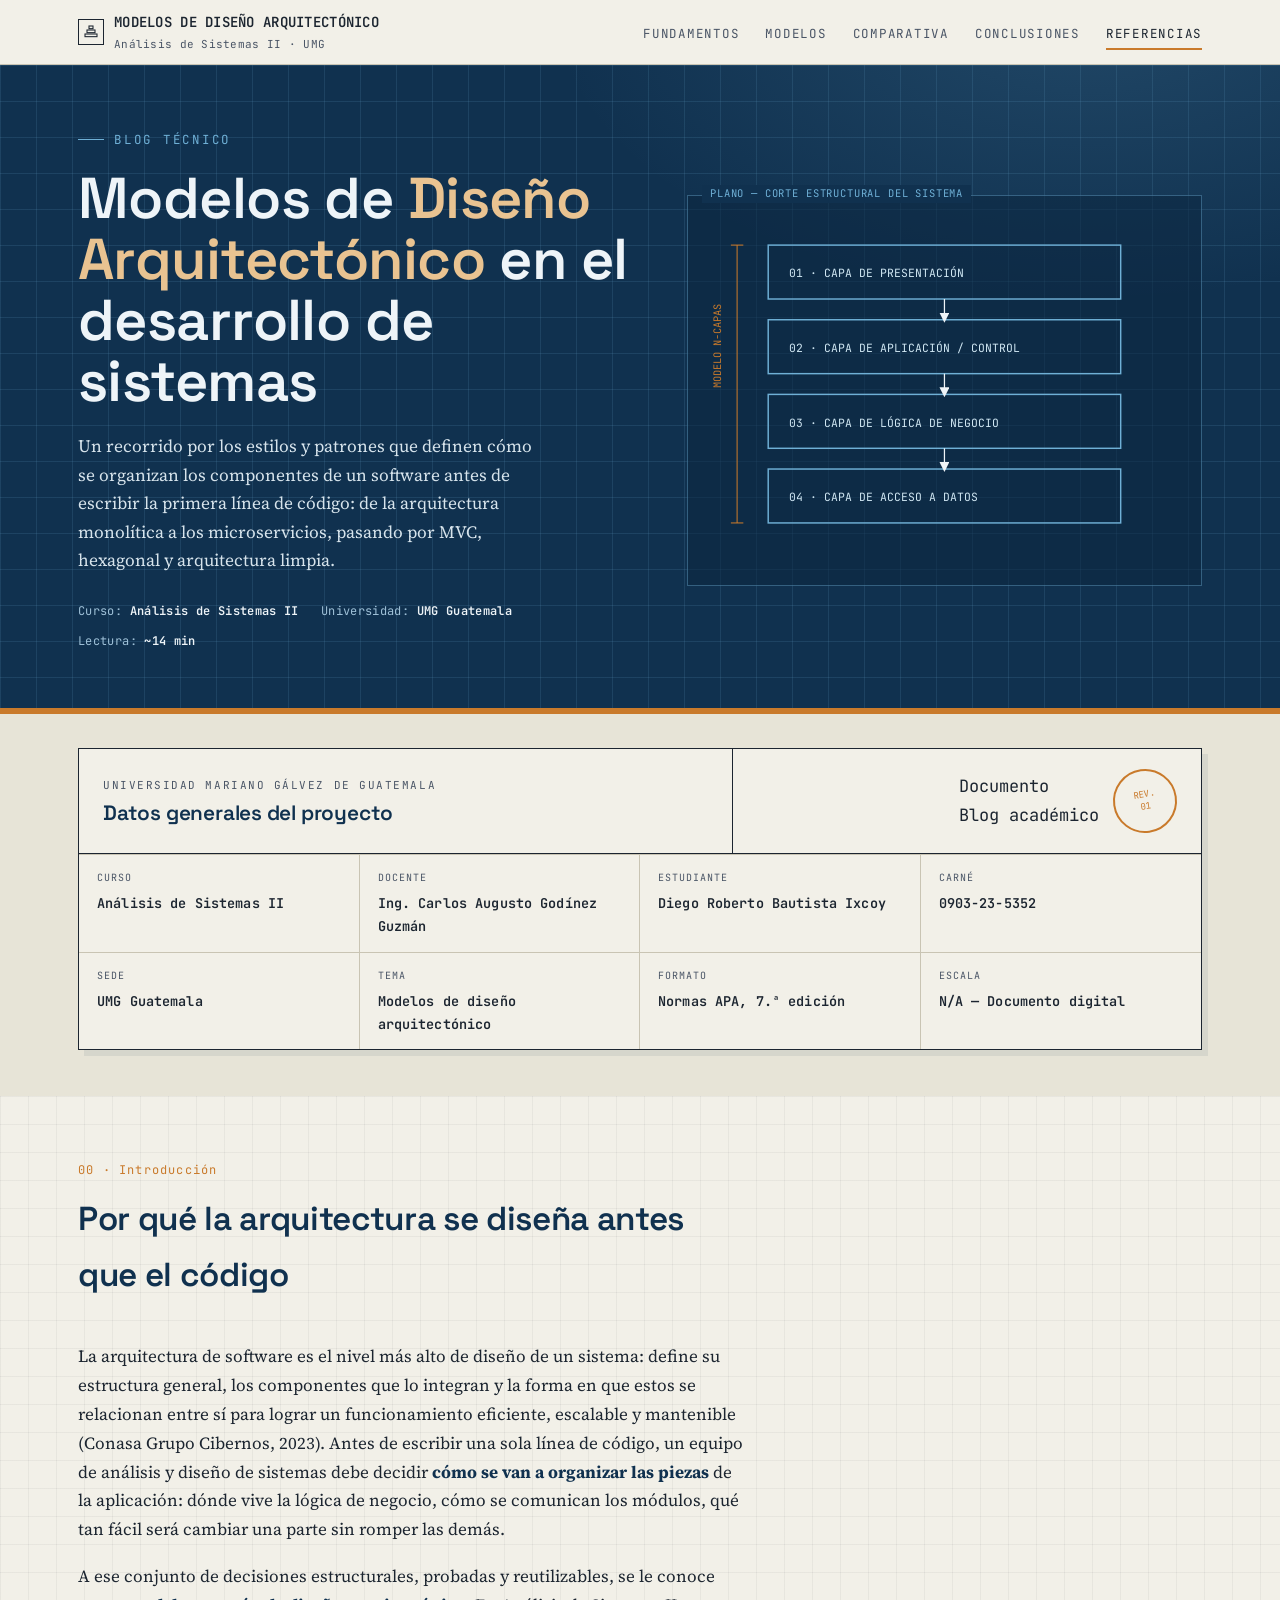
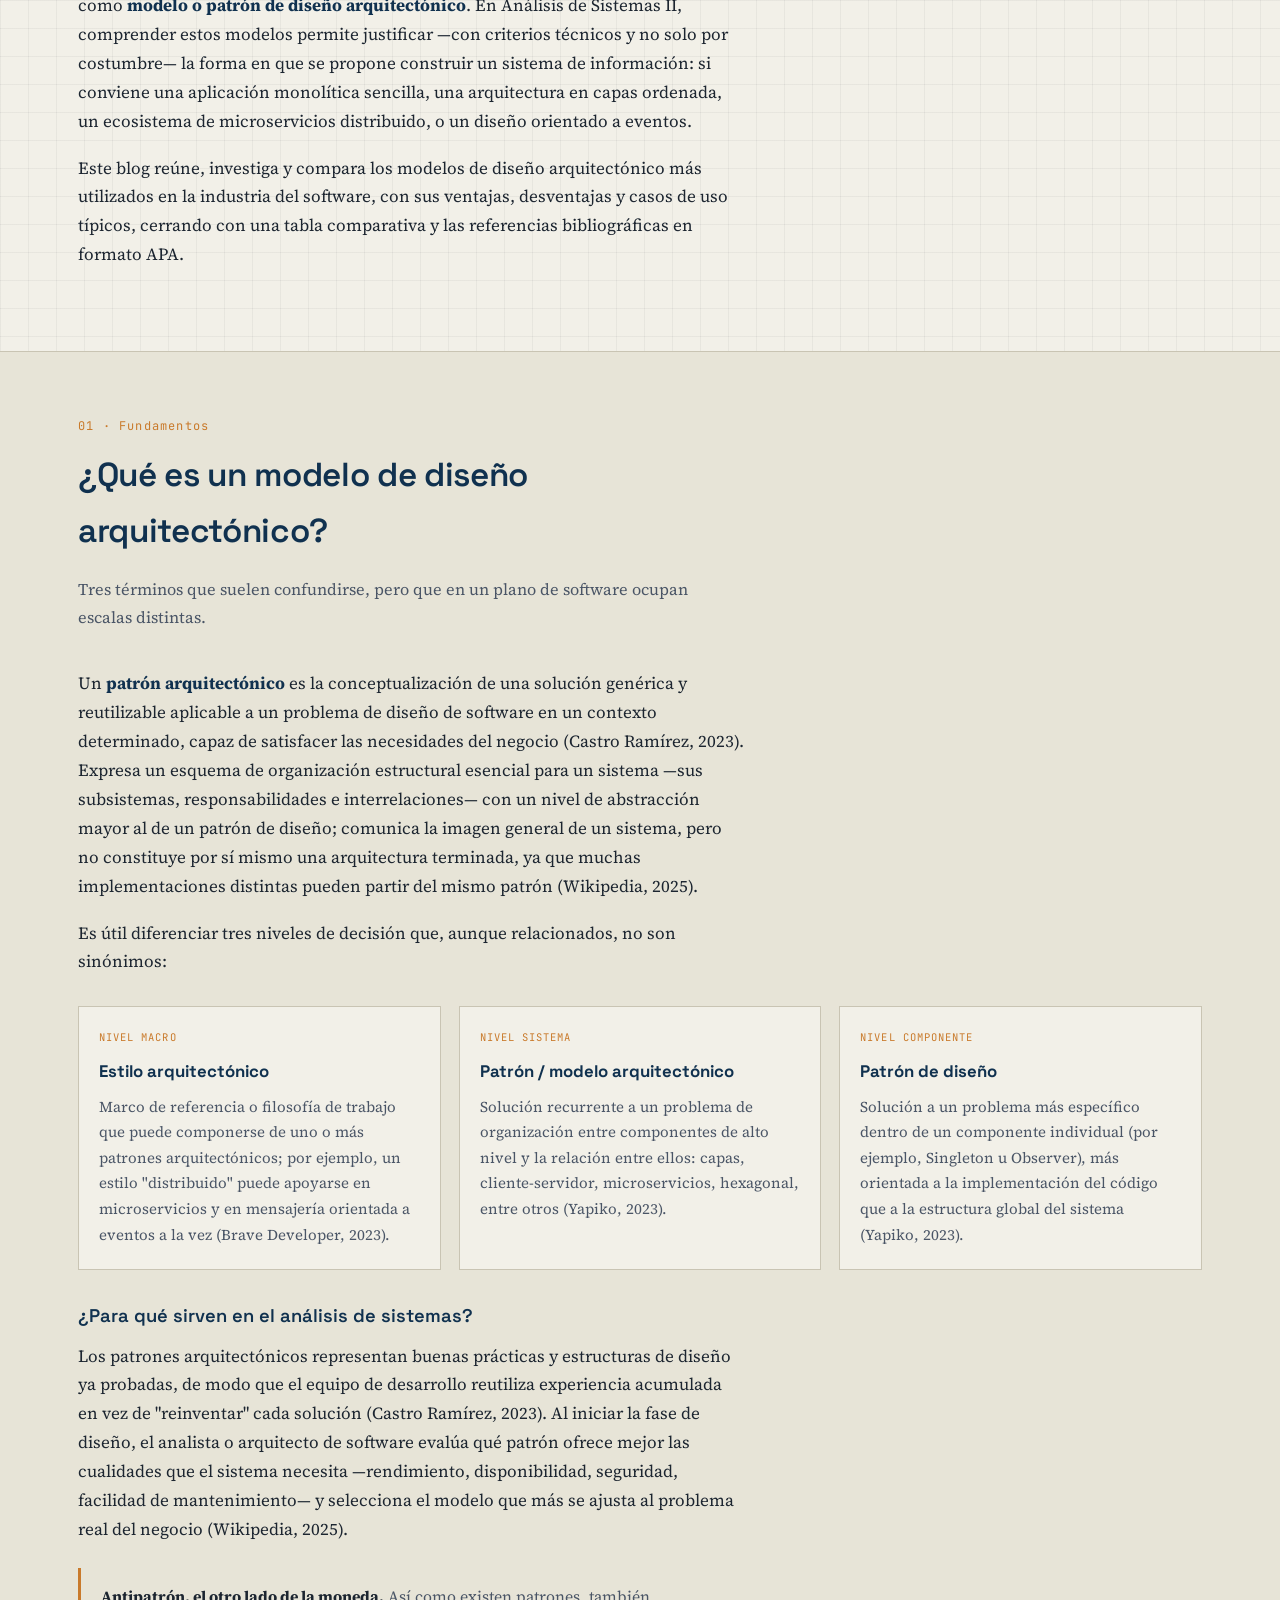
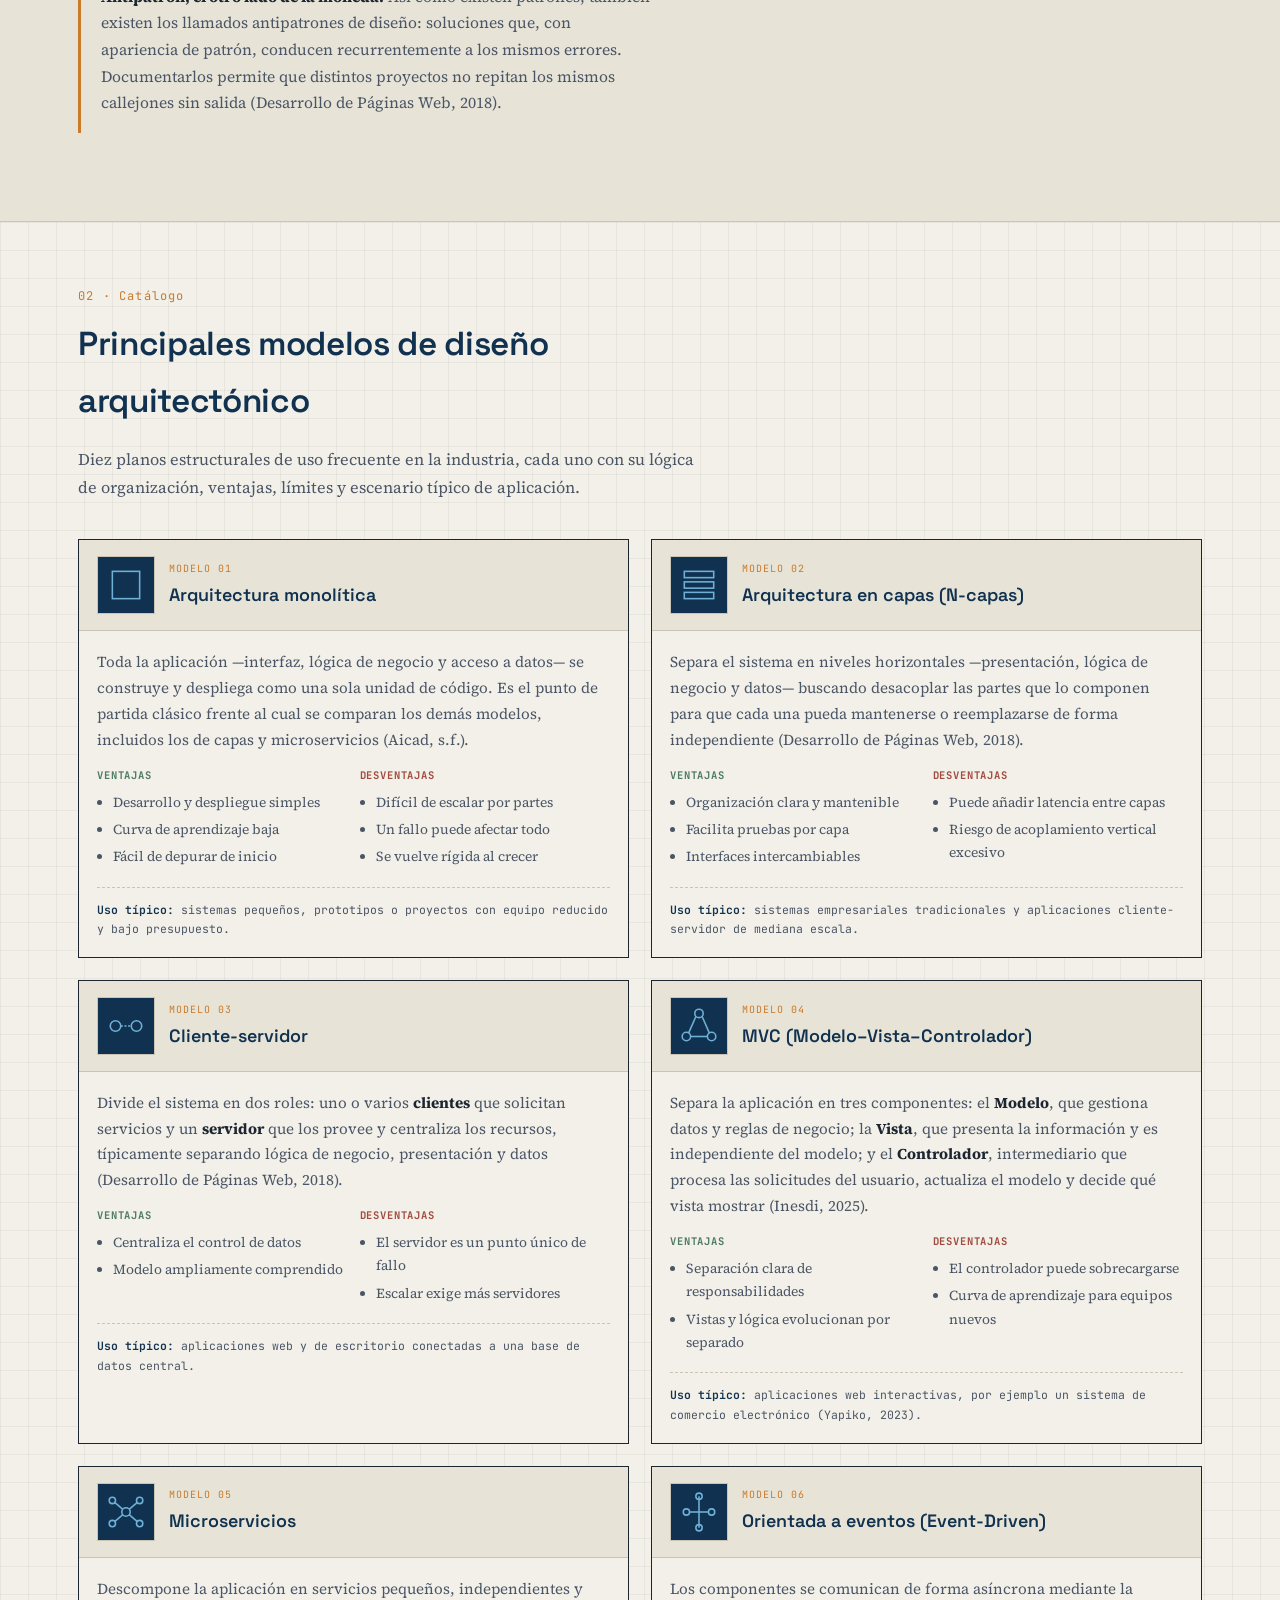
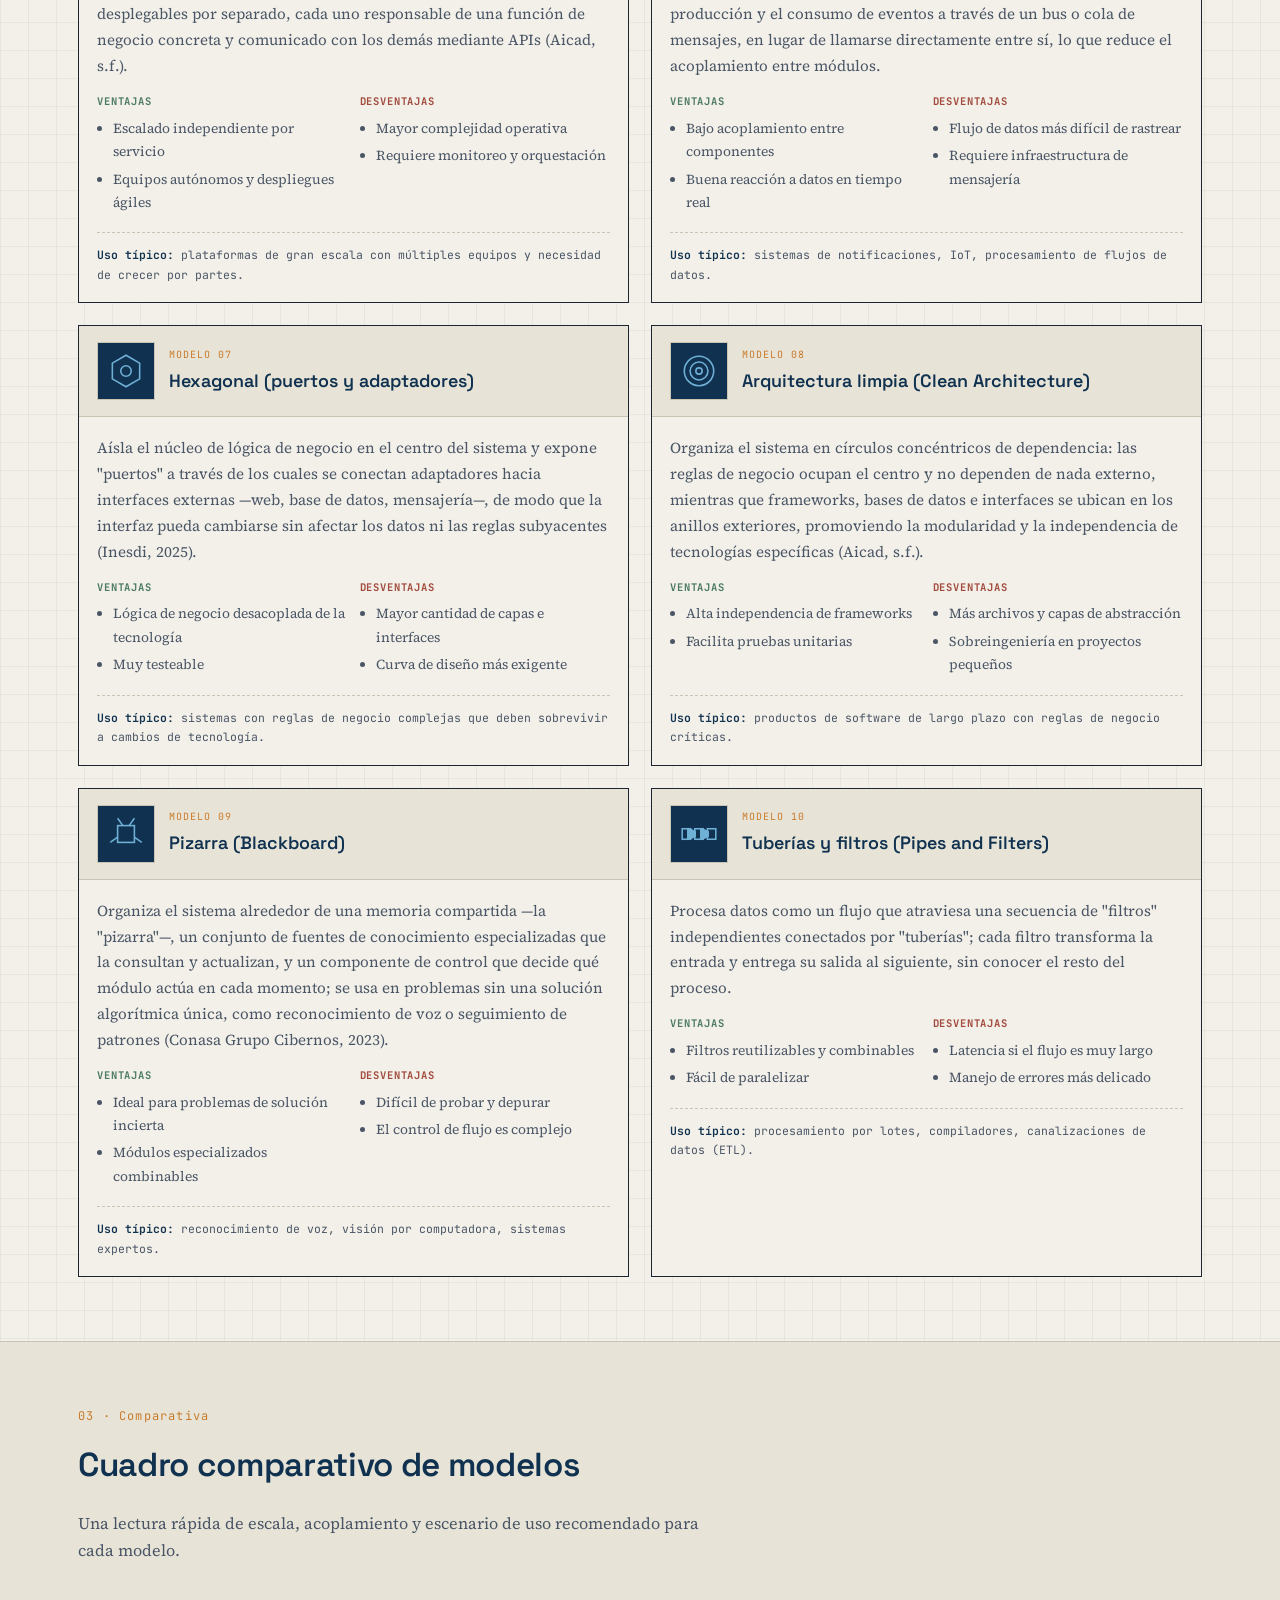
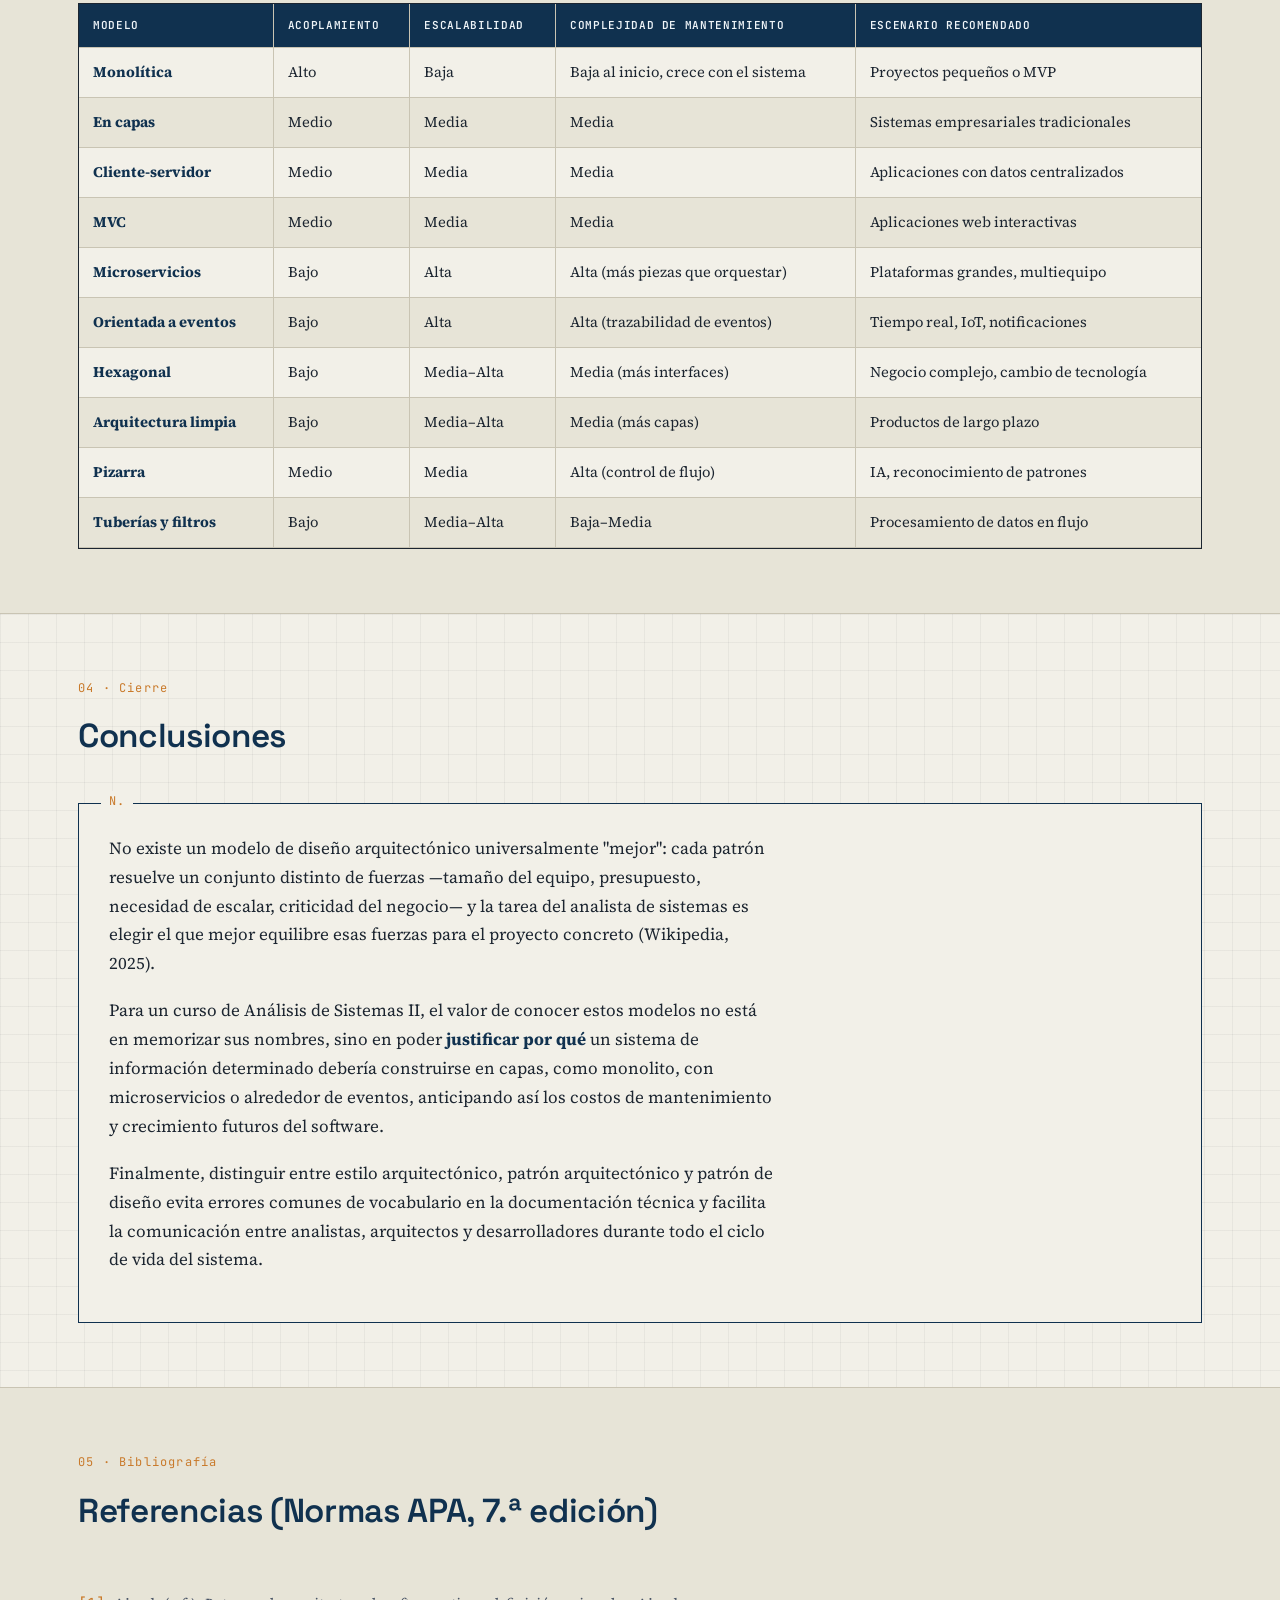
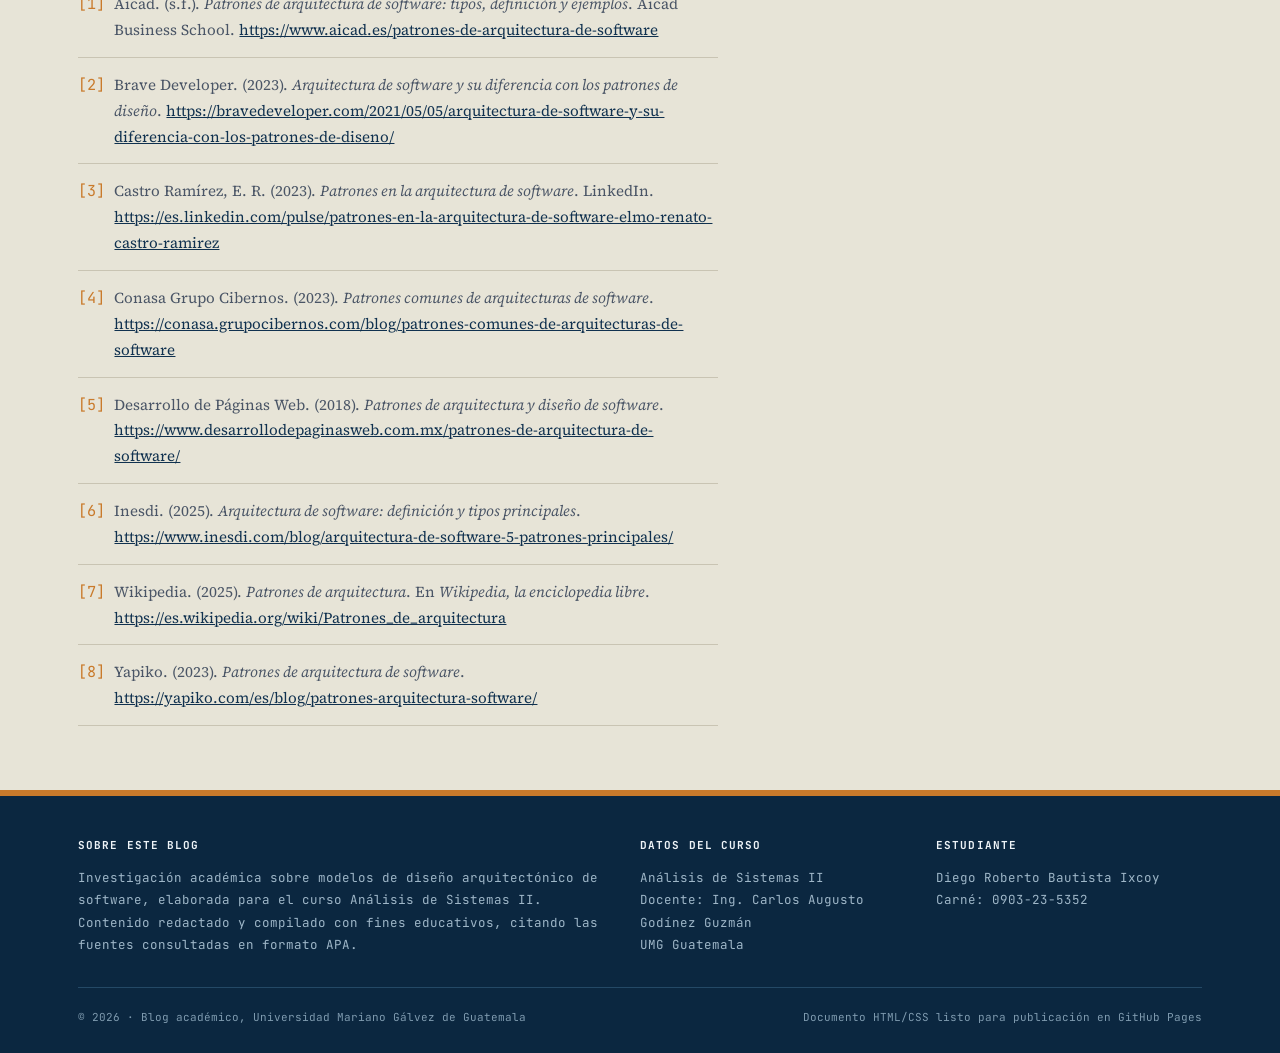
<file: index (1).html>
<!DOCTYPE html>
<html lang="es">
<head>
<meta charset="UTF-8">
<meta name="viewport" content="width=device-width, initial-scale=1.0">
<title>Modelos de Diseño Arquitectónico | Análisis de Sistemas II — UMG</title>
<meta name="description" content="Blog académico sobre los modelos y patrones de diseño arquitectónico de software: capas, cliente-servidor, MVC, microservicios, hexagonal, orientado a eventos y más. Curso Análisis de Sistemas II, UMG Guatemala.">
<meta name="author" content="Diego Roberto Bautista Ixcoy">

<link rel="preconnect" href="https://fonts.googleapis.com">
<link rel="preconnect" href="https://fonts.gstatic.com" crossorigin>
<link href="https://fonts.googleapis.com/css2?family=Space+Grotesk:wght@500;600;700&family=Source+Serif+4:ital,wght@0,400;0,600;1,400&family=JetBrains+Mono:wght@400;500;600&display=swap" rel="stylesheet">
<link rel="stylesheet" href="styles.css">

<link rel="icon" href="data:image/svg+xml,%3Csvg xmlns='http://www.w3.org/2000/svg' viewBox='0 0 32 32'%3E%3Crect width='32' height='32' fill='%2310314f'/%3E%3Crect x='6' y='18' width='20' height='4' fill='none' stroke='%236fb0d6' stroke-width='1.5'/%3E%3Crect x='9' y='12' width='14' height='4' fill='none' stroke='%236fb0d6' stroke-width='1.5'/%3E%3Crect x='12' y='6' width='8' height='4' fill='none' stroke='%23c97a2b' stroke-width='1.5'/%3E%3C/svg%3E">
</head>
<body>
<a class="skip-link" href="#contenido">Saltar al contenido</a>

<!-- ===================== NAV ===================== -->
<nav class="site-nav" aria-label="Navegación principal">
  <div class="wrap">
    <a class="brand" href="#top">
      <span class="brand-mark" aria-hidden="true">
        <svg viewBox="0 0 24 24" fill="none" stroke="currentColor" stroke-width="1.6"><rect x="3" y="15" width="18" height="4"/><rect x="6" y="9" width="12" height="4"/><rect x="9" y="3" width="6" height="4"/></svg>
      </span>
      <span>MODELOS DE DISEÑO ARQUITECTÓNICO<small>Análisis de Sistemas II · UMG</small></span>
    </a>
    <button class="nav-toggle" id="navToggle" aria-expanded="false" aria-controls="navLinks" aria-label="Abrir menú">
      <span></span>
    </button>
    <ul class="navlinks" id="navLinks">
      <li><a class="navlink" href="#fundamentos">Fundamentos</a></li>
      <li><a class="navlink" href="#modelos">Modelos</a></li>
      <li><a class="navlink" href="#comparativa">Comparativa</a></li>
      <li><a class="navlink" href="#conclusiones">Conclusiones</a></li>
      <li><a class="navlink" href="#referencias">Referencias</a></li>
    </ul>
  </div>
</nav>

<!-- ===================== HERO ===================== -->
<header class="hero" id="top">
  <div class="wrap">
    <div>
      <span class="eyebrow">Blog técnico</span>
      <h1>Modelos de <em>Diseño Arquitectónico</em> en el desarrollo de sistemas</h1>
      <p class="lead">Un recorrido por los estilos y patrones que definen cómo se organizan los componentes de un software antes de escribir la primera línea de código: de la arquitectura monolítica a los microservicios, pasando por MVC, hexagonal y arquitectura limpia.</p>
      <div class="hero-meta">
        <span>Curso: <strong>Análisis de Sistemas II</strong></span>
        <span>Universidad: <strong>UMG Guatemala</strong></span>
        <span>Lectura: <strong>~14 min</strong></span>
      </div>
    </div>

    <div class="hero-diagram" aria-hidden="true">
      <span class="frame-label">Plano — corte estructural del sistema</span>
      <svg viewBox="0 0 460 340" width="100%" height="auto">
        <!-- retícula ya viene del fondo; aquí el diagrama de capas con cotas -->
        <g fill="none" stroke="#6fb0d6" stroke-width="1.4">
          <rect x="60" y="30"  width="340" height="52" />
          <rect x="60" y="102" width="340" height="52" />
          <rect x="60" y="174" width="340" height="52" />
          <rect x="60" y="246" width="340" height="52" />
        </g>
        <g font-family="JetBrains Mono, monospace" font-size="11" fill="#cfe6f2">
          <text x="80" y="61">01 · CAPA DE PRESENTACIÓN</text>
          <text x="80" y="133">02 · CAPA DE APLICACIÓN / CONTROL</text>
          <text x="80" y="205">03 · CAPA DE LÓGICA DE NEGOCIO</text>
          <text x="80" y="277">04 · CAPA DE ACCESO A DATOS</text>
        </g>
        <!-- líneas de cota laterales -->
        <g stroke="#c97a2b" stroke-width="1">
          <line x1="30" y1="30" x2="30" y2="298"/>
          <line x1="24" y1="30" x2="36" y2="30"/>
          <line x1="24" y1="298" x2="36" y2="298"/>
        </g>
        <text x="14" y="168" font-family="JetBrains Mono, monospace" font-size="10" fill="#c97a2b" transform="rotate(-90 14 168)">MODELO N-CAPAS</text>
        <!-- flechas de flujo -->
        <g stroke="#eef4f8" stroke-width="1.2" fill="none" marker-end="url(#arrow)">
          <line x1="230" y1="82" x2="230" y2="100"/>
          <line x1="230" y1="154" x2="230" y2="172"/>
          <line x1="230" y1="226" x2="230" y2="244"/>
        </g>
        <defs>
          <marker id="arrow" markerWidth="8" markerHeight="8" refX="4" refY="4" orient="auto">
            <path d="M0,0 L8,4 L0,8 z" fill="#eef4f8"/>
          </marker>
        </defs>
      </svg>
    </div>
  </div>
</header>

<!-- ===================== CAJETÍN / DATOS GENERALES ===================== -->
<section class="titleblock-section" aria-label="Datos generales del curso">
  <div class="wrap">
    <div class="titleblock">
      <div class="titleblock-top">
        <div class="titleblock-brand">
          <span class="tb-univ">UNIVERSIDAD MARIANO GÁLVEZ DE GUATEMALA</span>
          <span class="tb-title">Datos generales del proyecto</span>
        </div>
        <div class="titleblock-stamp">
          <div>
            <div class="tb-k">Documento</div>
            <div class="tb-v">Blog académico</div>
          </div>
          <div class="stamp" aria-hidden="true"><span>REV.<br>01</span></div>
        </div>
      </div>
      <div class="titleblock-grid">
        <div class="tb-cell"><div class="tb-k">Curso</div><div class="tb-v">Análisis de Sistemas II</div></div>
        <div class="tb-cell"><div class="tb-k">Docente</div><div class="tb-v">Ing. Carlos Augusto Godínez Guzmán</div></div>
        <div class="tb-cell"><div class="tb-k">Estudiante</div><div class="tb-v">Diego Roberto Bautista Ixcoy</div></div>
        <div class="tb-cell"><div class="tb-k">Carné</div><div class="tb-v">0903-23-5352</div></div>
        <div class="tb-cell"><div class="tb-k">Sede</div><div class="tb-v">UMG Guatemala</div></div>
        <div class="tb-cell"><div class="tb-k">Tema</div><div class="tb-v">Modelos de diseño arquitectónico</div></div>
        <div class="tb-cell"><div class="tb-k">Formato</div><div class="tb-v">Normas APA, 7.ª edición</div></div>
        <div class="tb-cell"><div class="tb-k">Escala</div><div class="tb-v">N/A — Documento digital</div></div>
      </div>
    </div>
  </div>
</section>

<!-- ===================== CONTENIDO ===================== -->
<main id="contenido">

  <!-- INTRODUCCIÓN -->
  <section class="section paper-grid" id="introduccion">
    <div class="wrap">
      <div class="section-head reveal">
        <span class="section-num">00 · Introducción</span>
        <h2>Por qué la arquitectura se diseña antes que el código</h2>
      </div>
      <div class="prose reveal">
        <p>La arquitectura de software es el nivel más alto de diseño de un sistema: define su estructura general, los componentes que lo integran y la forma en que estos se relacionan entre sí para lograr un funcionamiento eficiente, escalable y mantenible (Conasa Grupo Cibernos, 2023). Antes de escribir una sola línea de código, un equipo de análisis y diseño de sistemas debe decidir <strong>cómo se van a organizar las piezas</strong> de la aplicación: dónde vive la lógica de negocio, cómo se comunican los módulos, qué tan fácil será cambiar una parte sin romper las demás.</p>
        <p>A ese conjunto de decisiones estructurales, probadas y reutilizables, se le conoce como <strong>modelo o patrón de diseño arquitectónico</strong>. En Análisis de Sistemas II, comprender estos modelos permite justificar —con criterios técnicos y no solo por costumbre— la forma en que se propone construir un sistema de información: si conviene una aplicación monolítica sencilla, una arquitectura en capas ordenada, un ecosistema de microservicios distribuido, o un diseño orientado a eventos.</p>
        <p>Este blog reúne, investiga y compara los modelos de diseño arquitectónico más utilizados en la industria del software, con sus ventajas, desventajas y casos de uso típicos, cerrando con una tabla comparativa y las referencias bibliográficas en formato APA.</p>
      </div>
    </div>
  </section>

  <!-- FUNDAMENTOS -->
  <section class="section blueprint-grid" id="fundamentos" style="background:var(--paper-dim)">
    <div class="wrap">
      <div class="section-head reveal">
        <span class="section-num">01 · Fundamentos</span>
        <h2>¿Qué es un modelo de diseño arquitectónico?</h2>
        <p class="dek">Tres términos que suelen confundirse, pero que en un plano de software ocupan escalas distintas.</p>
      </div>

      <div class="prose reveal">
        <p>Un <strong>patrón arquitectónico</strong> es la conceptualización de una solución genérica y reutilizable aplicable a un problema de diseño de software en un contexto determinado, capaz de satisfacer las necesidades del negocio (Castro Ramírez, 2023). Expresa un esquema de organización estructural esencial para un sistema —sus subsistemas, responsabilidades e interrelaciones— con un nivel de abstracción mayor al de un patrón de diseño; comunica la imagen general de un sistema, pero no constituye por sí mismo una arquitectura terminada, ya que muchas implementaciones distintas pueden partir del mismo patrón (Wikipedia, 2025).</p>
        <p>Es útil diferenciar tres niveles de decisión que, aunque relacionados, no son sinónimos:</p>
      </div>

      <div class="definitions reveal">
        <div class="def-card">
          <span class="def-tag">Nivel macro</span>
          <h4>Estilo arquitectónico</h4>
          <p>Marco de referencia o filosofía de trabajo que puede componerse de uno o más patrones arquitectónicos; por ejemplo, un estilo "distribuido" puede apoyarse en microservicios y en mensajería orientada a eventos a la vez (Brave Developer, 2023).</p>
        </div>
        <div class="def-card">
          <span class="def-tag">Nivel sistema</span>
          <h4>Patrón / modelo arquitectónico</h4>
          <p>Solución recurrente a un problema de organización entre componentes de alto nivel y la relación entre ellos: capas, cliente-servidor, microservicios, hexagonal, entre otros (Yapiko, 2023).</p>
        </div>
        <div class="def-card">
          <span class="def-tag">Nivel componente</span>
          <h4>Patrón de diseño</h4>
          <p>Solución a un problema más específico dentro de un componente individual (por ejemplo, Singleton u Observer), más orientada a la implementación del código que a la estructura global del sistema (Yapiko, 2023).</p>
        </div>
      </div>

      <div class="prose reveal">
        <h3>¿Para qué sirven en el análisis de sistemas?</h3>
        <p>Los patrones arquitectónicos representan buenas prácticas y estructuras de diseño ya probadas, de modo que el equipo de desarrollo reutiliza experiencia acumulada en vez de "reinventar" cada solución (Castro Ramírez, 2023). Al iniciar la fase de diseño, el analista o arquitecto de software evalúa qué patrón ofrece mejor las cualidades que el sistema necesita —rendimiento, disponibilidad, seguridad, facilidad de mantenimiento— y selecciona el modelo que más se ajusta al problema real del negocio (Wikipedia, 2025).</p>
      </div>

      <div class="callout reveal">
        <strong>Antipatrón, el otro lado de la moneda.</strong> Así como existen patrones, también existen los llamados antipatrones de diseño: soluciones que, con apariencia de patrón, conducen recurrentemente a los mismos errores. Documentarlos permite que distintos proyectos no repitan los mismos callejones sin salida (Desarrollo de Páginas Web, 2018).
      </div>
    </div>
  </section>

  <!-- MODELOS -->
  <section class="section paper-grid" id="modelos">
    <div class="wrap">
      <div class="section-head reveal">
        <span class="section-num">02 · Catálogo</span>
        <h2>Principales modelos de diseño arquitectónico</h2>
        <p class="dek">Diez planos estructurales de uso frecuente en la industria, cada uno con su lógica de organización, ventajas, límites y escenario típico de aplicación.</p>
      </div>

      <div class="models-grid">

        <!-- 1. MONOLÍTICA -->
        <article class="model-card reveal">
          <div class="mc-head">
            <div class="mc-diagram"><svg viewBox="0 0 80 80" fill="none" stroke-width="3"><rect x="14" y="14" width="52" height="52"/></svg></div>
            <div class="mc-head-text"><span class="mc-eyebrow">Modelo 01</span><h3>Arquitectura monolítica</h3></div>
          </div>
          <div class="mc-body">
            <p>Toda la aplicación —interfaz, lógica de negocio y acceso a datos— se construye y despliega como una sola unidad de código. Es el punto de partida clásico frente al cual se comparan los demás modelos, incluidos los de capas y microservicios (Aicad, s.f.).</p>
            <div class="mc-pros-cons">
              <div class="pc-block pros"><h5>Ventajas</h5><ul><li>Desarrollo y despliegue simples</li><li>Curva de aprendizaje baja</li><li>Fácil de depurar de inicio</li></ul></div>
              <div class="pc-block cons"><h5>Desventajas</h5><ul><li>Difícil de escalar por partes</li><li>Un fallo puede afectar todo</li><li>Se vuelve rígida al crecer</li></ul></div>
            </div>
            <div class="mc-usecase"><strong>Uso típico:</strong> sistemas pequeños, prototipos o proyectos con equipo reducido y bajo presupuesto.</div>
          </div>
        </article>

        <!-- 2. CAPAS -->
        <article class="model-card reveal">
          <div class="mc-head">
            <div class="mc-diagram"><svg viewBox="0 0 80 80" fill="none" stroke-width="3"><rect x="12" y="14" width="56" height="12"/><rect x="12" y="34" width="56" height="12"/><rect x="12" y="54" width="56" height="12"/></svg></div>
            <div class="mc-head-text"><span class="mc-eyebrow">Modelo 02</span><h3>Arquitectura en capas (N-capas)</h3></div>
          </div>
          <div class="mc-body">
            <p>Separa el sistema en niveles horizontales —presentación, lógica de negocio y datos— buscando desacoplar las partes que lo componen para que cada una pueda mantenerse o reemplazarse de forma independiente (Desarrollo de Páginas Web, 2018).</p>
            <div class="mc-pros-cons">
              <div class="pc-block pros"><h5>Ventajas</h5><ul><li>Organización clara y mantenible</li><li>Facilita pruebas por capa</li><li>Interfaces intercambiables</li></ul></div>
              <div class="pc-block cons"><h5>Desventajas</h5><ul><li>Puede añadir latencia entre capas</li><li>Riesgo de acoplamiento vertical excesivo</li></ul></div>
            </div>
            <div class="mc-usecase"><strong>Uso típico:</strong> sistemas empresariales tradicionales y aplicaciones cliente-servidor de mediana escala.</div>
          </div>
        </article>

        <!-- 3. CLIENTE-SERVIDOR -->
        <article class="model-card reveal">
          <div class="mc-head">
            <div class="mc-diagram"><svg viewBox="0 0 80 80" fill="none" stroke-width="3"><circle cx="20" cy="40" r="10"/><circle cx="60" cy="40" r="10"/><line x1="30" y1="40" x2="50" y2="40" stroke-dasharray="4 3"/></svg></div>
            <div class="mc-head-text"><span class="mc-eyebrow">Modelo 03</span><h3>Cliente-servidor</h3></div>
          </div>
          <div class="mc-body">
            <p>Divide el sistema en dos roles: uno o varios <strong>clientes</strong> que solicitan servicios y un <strong>servidor</strong> que los provee y centraliza los recursos, típicamente separando lógica de negocio, presentación y datos (Desarrollo de Páginas Web, 2018).</p>
            <div class="mc-pros-cons">
              <div class="pc-block pros"><h5>Ventajas</h5><ul><li>Centraliza el control de datos</li><li>Modelo ampliamente comprendido</li></ul></div>
              <div class="pc-block cons"><h5>Desventajas</h5><ul><li>El servidor es un punto único de fallo</li><li>Escalar exige más servidores</li></ul></div>
            </div>
            <div class="mc-usecase"><strong>Uso típico:</strong> aplicaciones web y de escritorio conectadas a una base de datos central.</div>
          </div>
        </article>

        <!-- 4. MVC -->
        <article class="model-card reveal">
          <div class="mc-head">
            <div class="mc-diagram"><svg viewBox="0 0 80 80" fill="none" stroke-width="3"><circle cx="40" cy="16" r="8"/><circle cx="16" cy="60" r="8"/><circle cx="64" cy="60" r="8"/><line x1="34" y1="22" x2="20" y2="54"/><line x1="46" y1="22" x2="60" y2="54"/><line x1="24" y1="60" x2="56" y2="60"/></svg></div>
            <div class="mc-head-text"><span class="mc-eyebrow">Modelo 04</span><h3>MVC (Modelo–Vista–Controlador)</h3></div>
          </div>
          <div class="mc-body">
            <p>Separa la aplicación en tres componentes: el <strong>Modelo</strong>, que gestiona datos y reglas de negocio; la <strong>Vista</strong>, que presenta la información y es independiente del modelo; y el <strong>Controlador</strong>, intermediario que procesa las solicitudes del usuario, actualiza el modelo y decide qué vista mostrar (Inesdi, 2025).</p>
            <div class="mc-pros-cons">
              <div class="pc-block pros"><h5>Ventajas</h5><ul><li>Separación clara de responsabilidades</li><li>Vistas y lógica evolucionan por separado</li></ul></div>
              <div class="pc-block cons"><h5>Desventajas</h5><ul><li>El controlador puede sobrecargarse</li><li>Curva de aprendizaje para equipos nuevos</li></ul></div>
            </div>
            <div class="mc-usecase"><strong>Uso típico:</strong> aplicaciones web interactivas, por ejemplo un sistema de comercio electrónico (Yapiko, 2023).</div>
          </div>
        </article>

        <!-- 5. MICROSERVICIOS -->
        <article class="model-card reveal">
          <div class="mc-head">
            <div class="mc-diagram"><svg viewBox="0 0 80 80" fill="none" stroke-width="3"><circle cx="40" cy="40" r="8"/><circle cx="14" cy="18" r="6"/><circle cx="66" cy="18" r="6"/><circle cx="14" cy="62" r="6"/><circle cx="66" cy="62" r="6"/><line x1="19" y1="22" x2="34" y2="35"/><line x1="61" y1="22" x2="46" y2="35"/><line x1="19" y1="58" x2="34" y2="45"/><line x1="61" y1="58" x2="46" y2="45"/></svg></div>
            <div class="mc-head-text"><span class="mc-eyebrow">Modelo 05</span><h3>Microservicios</h3></div>
          </div>
          <div class="mc-body">
            <p>Descompone la aplicación en servicios pequeños, independientes y desplegables por separado, cada uno responsable de una función de negocio concreta y comunicado con los demás mediante APIs (Aicad, s.f.).</p>
            <div class="mc-pros-cons">
              <div class="pc-block pros"><h5>Ventajas</h5><ul><li>Escalado independiente por servicio</li><li>Equipos autónomos y despliegues ágiles</li></ul></div>
              <div class="pc-block cons"><h5>Desventajas</h5><ul><li>Mayor complejidad operativa</li><li>Requiere monitoreo y orquestación</li></ul></div>
            </div>
            <div class="mc-usecase"><strong>Uso típico:</strong> plataformas de gran escala con múltiples equipos y necesidad de crecer por partes.</div>
          </div>
        </article>

        <!-- 6. EVENT-DRIVEN -->
        <article class="model-card reveal">
          <div class="mc-head">
            <div class="mc-diagram"><svg viewBox="0 0 80 80" fill="none" stroke-width="3"><line x1="40" y1="10" x2="40" y2="70"/><circle cx="40" cy="10" r="6"/><circle cx="16" cy="40" r="6"/><circle cx="64" cy="40" r="6"/><circle cx="40" cy="70" r="6"/><line x1="21" y1="40" x2="40" y2="40"/><line x1="59" y1="40" x2="40" y2="40"/></svg></div>
            <div class="mc-head-text"><span class="mc-eyebrow">Modelo 06</span><h3>Orientada a eventos (Event-Driven)</h3></div>
          </div>
          <div class="mc-body">
            <p>Los componentes se comunican de forma asíncrona mediante la producción y el consumo de eventos a través de un bus o cola de mensajes, en lugar de llamarse directamente entre sí, lo que reduce el acoplamiento entre módulos.</p>
            <div class="mc-pros-cons">
              <div class="pc-block pros"><h5>Ventajas</h5><ul><li>Bajo acoplamiento entre componentes</li><li>Buena reacción a datos en tiempo real</li></ul></div>
              <div class="pc-block cons"><h5>Desventajas</h5><ul><li>Flujo de datos más difícil de rastrear</li><li>Requiere infraestructura de mensajería</li></ul></div>
            </div>
            <div class="mc-usecase"><strong>Uso típico:</strong> sistemas de notificaciones, IoT, procesamiento de flujos de datos.</div>
          </div>
        </article>

        <!-- 7. HEXAGONAL -->
        <article class="model-card reveal">
          <div class="mc-head">
            <div class="mc-diagram"><svg viewBox="0 0 80 80" fill="none" stroke-width="3"><polygon points="40,10 66,25 66,55 40,70 14,55 14,25"/><circle cx="40" cy="40" r="10"/></svg></div>
            <div class="mc-head-text"><span class="mc-eyebrow">Modelo 07</span><h3>Hexagonal (puertos y adaptadores)</h3></div>
          </div>
          <div class="mc-body">
            <p>Aísla el núcleo de lógica de negocio en el centro del sistema y expone "puertos" a través de los cuales se conectan adaptadores hacia interfaces externas —web, base de datos, mensajería—, de modo que la interfaz pueda cambiarse sin afectar los datos ni las reglas subyacentes (Inesdi, 2025).</p>
            <div class="mc-pros-cons">
              <div class="pc-block pros"><h5>Ventajas</h5><ul><li>Lógica de negocio desacoplada de la tecnología</li><li>Muy testeable</li></ul></div>
              <div class="pc-block cons"><h5>Desventajas</h5><ul><li>Mayor cantidad de capas e interfaces</li><li>Curva de diseño más exigente</li></ul></div>
            </div>
            <div class="mc-usecase"><strong>Uso típico:</strong> sistemas con reglas de negocio complejas que deben sobrevivir a cambios de tecnología.</div>
          </div>
        </article>

        <!-- 8. CLEAN ARCHITECTURE -->
        <article class="model-card reveal">
          <div class="mc-head">
            <div class="mc-diagram"><svg viewBox="0 0 80 80" fill="none" stroke-width="3"><circle cx="40" cy="40" r="28"/><circle cx="40" cy="40" r="17"/><circle cx="40" cy="40" r="6"/></svg></div>
            <div class="mc-head-text"><span class="mc-eyebrow">Modelo 08</span><h3>Arquitectura limpia (Clean Architecture)</h3></div>
          </div>
          <div class="mc-body">
            <p>Organiza el sistema en círculos concéntricos de dependencia: las reglas de negocio ocupan el centro y no dependen de nada externo, mientras que frameworks, bases de datos e interfaces se ubican en los anillos exteriores, promoviendo la modularidad y la independencia de tecnologías específicas (Aicad, s.f.).</p>
            <div class="mc-pros-cons">
              <div class="pc-block pros"><h5>Ventajas</h5><ul><li>Alta independencia de frameworks</li><li>Facilita pruebas unitarias</li></ul></div>
              <div class="pc-block cons"><h5>Desventajas</h5><ul><li>Más archivos y capas de abstracción</li><li>Sobreingeniería en proyectos pequeños</li></ul></div>
            </div>
            <div class="mc-usecase"><strong>Uso típico:</strong> productos de software de largo plazo con reglas de negocio críticas.</div>
          </div>
        </article>

        <!-- 9. PIZARRA -->
        <article class="model-card reveal">
          <div class="mc-head">
            <div class="mc-diagram"><svg viewBox="0 0 80 80" fill="none" stroke-width="3"><rect x="24" y="24" width="32" height="32"/><line x1="24" y1="10" x2="34" y2="24"/><line x1="56" y1="10" x2="46" y2="24"/><line x1="10" y1="56" x2="24" y2="46"/><line x1="70" y1="56" x2="56" y2="46"/></svg></div>
            <div class="mc-head-text"><span class="mc-eyebrow">Modelo 09</span><h3>Pizarra (Blackboard)</h3></div>
          </div>
          <div class="mc-body">
            <p>Organiza el sistema alrededor de una memoria compartida —la "pizarra"—, un conjunto de fuentes de conocimiento especializadas que la consultan y actualizan, y un componente de control que decide qué módulo actúa en cada momento; se usa en problemas sin una solución algorítmica única, como reconocimiento de voz o seguimiento de patrones (Conasa Grupo Cibernos, 2023).</p>
            <div class="mc-pros-cons">
              <div class="pc-block pros"><h5>Ventajas</h5><ul><li>Ideal para problemas de solución incierta</li><li>Módulos especializados combinables</li></ul></div>
              <div class="pc-block cons"><h5>Desventajas</h5><ul><li>Difícil de probar y depurar</li><li>El control de flujo es complejo</li></ul></div>
            </div>
            <div class="mc-usecase"><strong>Uso típico:</strong> reconocimiento de voz, visión por computadora, sistemas expertos.</div>
          </div>
        </article>

        <!-- 10. PIPES AND FILTERS -->
        <article class="model-card reveal">
          <div class="mc-head">
            <div class="mc-diagram"><svg viewBox="0 0 80 80" fill="none" stroke-width="3"><rect x="8" y="30" width="16" height="20"/><rect x="32" y="30" width="16" height="20"/><rect x="56" y="30" width="16" height="20"/><line x1="24" y1="40" x2="32" y2="40" marker-end="url(#a2)"/><line x1="48" y1="40" x2="56" y2="40" marker-end="url(#a2)"/><defs><marker id="a2" markerWidth="6" markerHeight="6" refX="5" refY="3" orient="auto"><path d="M0,0 L6,3 L0,6 z" fill="#6fb0d6"/></marker></defs></svg></div>
            <div class="mc-head-text"><span class="mc-eyebrow">Modelo 10</span><h3>Tuberías y filtros (Pipes and Filters)</h3></div>
          </div>
          <div class="mc-body">
            <p>Procesa datos como un flujo que atraviesa una secuencia de "filtros" independientes conectados por "tuberías"; cada filtro transforma la entrada y entrega su salida al siguiente, sin conocer el resto del proceso.</p>
            <div class="mc-pros-cons">
              <div class="pc-block pros"><h5>Ventajas</h5><ul><li>Filtros reutilizables y combinables</li><li>Fácil de paralelizar</li></ul></div>
              <div class="pc-block cons"><h5>Desventajas</h5><ul><li>Latencia si el flujo es muy largo</li><li>Manejo de errores más delicado</li></ul></div>
            </div>
            <div class="mc-usecase"><strong>Uso típico:</strong> procesamiento por lotes, compiladores, canalizaciones de datos (ETL).</div>
          </div>
        </article>

      </div>
    </div>
  </section>

  <!-- COMPARATIVA -->
  <section class="section blueprint-grid" id="comparativa" style="background:var(--paper-dim)">
    <div class="wrap">
      <div class="section-head reveal">
        <span class="section-num">03 · Comparativa</span>
        <h2>Cuadro comparativo de modelos</h2>
        <p class="dek">Una lectura rápida de escala, acoplamiento y escenario de uso recomendado para cada modelo.</p>
      </div>

      <div class="table-wrap reveal">
        <table class="compare">
          <thead>
            <tr>
              <th>Modelo</th>
              <th>Acoplamiento</th>
              <th>Escalabilidad</th>
              <th>Complejidad de mantenimiento</th>
              <th>Escenario recomendado</th>
            </tr>
          </thead>
          <tbody>
            <tr><td><strong>Monolítica</strong></td><td>Alto</td><td>Baja</td><td>Baja al inicio, crece con el sistema</td><td>Proyectos pequeños o MVP</td></tr>
            <tr><td><strong>En capas</strong></td><td>Medio</td><td>Media</td><td>Media</td><td>Sistemas empresariales tradicionales</td></tr>
            <tr><td><strong>Cliente-servidor</strong></td><td>Medio</td><td>Media</td><td>Media</td><td>Aplicaciones con datos centralizados</td></tr>
            <tr><td><strong>MVC</strong></td><td>Medio</td><td>Media</td><td>Media</td><td>Aplicaciones web interactivas</td></tr>
            <tr><td><strong>Microservicios</strong></td><td>Bajo</td><td>Alta</td><td>Alta (más piezas que orquestar)</td><td>Plataformas grandes, multiequipo</td></tr>
            <tr><td><strong>Orientada a eventos</strong></td><td>Bajo</td><td>Alta</td><td>Alta (trazabilidad de eventos)</td><td>Tiempo real, IoT, notificaciones</td></tr>
            <tr><td><strong>Hexagonal</strong></td><td>Bajo</td><td>Media–Alta</td><td>Media (más interfaces)</td><td>Negocio complejo, cambio de tecnología</td></tr>
            <tr><td><strong>Arquitectura limpia</strong></td><td>Bajo</td><td>Media–Alta</td><td>Media (más capas)</td><td>Productos de largo plazo</td></tr>
            <tr><td><strong>Pizarra</strong></td><td>Medio</td><td>Media</td><td>Alta (control de flujo)</td><td>IA, reconocimiento de patrones</td></tr>
            <tr><td><strong>Tuberías y filtros</strong></td><td>Bajo</td><td>Media–Alta</td><td>Baja–Media</td><td>Procesamiento de datos en flujo</td></tr>
          </tbody>
        </table>
      </div>
    </div>
  </section>

  <!-- CONCLUSIONES -->
  <section class="section paper-grid" id="conclusiones">
    <div class="wrap">
      <div class="section-head reveal">
        <span class="section-num">04 · Cierre</span>
        <h2>Conclusiones</h2>
      </div>
      <div class="conclusion-box prose reveal">
        <p>No existe un modelo de diseño arquitectónico universalmente "mejor": cada patrón resuelve un conjunto distinto de fuerzas —tamaño del equipo, presupuesto, necesidad de escalar, criticidad del negocio— y la tarea del analista de sistemas es elegir el que mejor equilibre esas fuerzas para el proyecto concreto (Wikipedia, 2025).</p>
        <p>Para un curso de Análisis de Sistemas II, el valor de conocer estos modelos no está en memorizar sus nombres, sino en poder <strong>justificar por qué</strong> un sistema de información determinado debería construirse en capas, como monolito, con microservicios o alrededor de eventos, anticipando así los costos de mantenimiento y crecimiento futuros del software.</p>
        <p>Finalmente, distinguir entre estilo arquitectónico, patrón arquitectónico y patrón de diseño evita errores comunes de vocabulario en la documentación técnica y facilita la comunicación entre analistas, arquitectos y desarrolladores durante todo el ciclo de vida del sistema.</p>
      </div>
    </div>
  </section>

  <!-- REFERENCIAS -->
  <section class="section blueprint-grid" id="referencias" style="background:var(--paper-dim)">
    <div class="wrap">
      <div class="section-head reveal">
        <span class="section-num">05 · Bibliografía</span>
        <h2>Referencias (Normas APA, 7.ª edición)</h2>
      </div>
      <div class="refs reveal">
        <ol>
          <li>Aicad. (s.f.). <em>Patrones de arquitectura de software: tipos, definición y ejemplos</em>. Aicad Business School. <a href="https://www.aicad.es/patrones-de-arquitectura-de-software" target="_blank" rel="noopener">https://www.aicad.es/patrones-de-arquitectura-de-software</a></li>
          <li>Brave Developer. (2023). <em>Arquitectura de software y su diferencia con los patrones de diseño</em>. <a href="https://bravedeveloper.com/2021/05/05/arquitectura-de-software-y-su-diferencia-con-los-patrones-de-diseno/" target="_blank" rel="noopener">https://bravedeveloper.com/2021/05/05/arquitectura-de-software-y-su-diferencia-con-los-patrones-de-diseno/</a></li>
          <li>Castro Ramírez, E. R. (2023). <em>Patrones en la arquitectura de software</em>. LinkedIn. <a href="https://es.linkedin.com/pulse/patrones-en-la-arquitectura-de-software-elmo-renato-castro-ramirez" target="_blank" rel="noopener">https://es.linkedin.com/pulse/patrones-en-la-arquitectura-de-software-elmo-renato-castro-ramirez</a></li>
          <li>Conasa Grupo Cibernos. (2023). <em>Patrones comunes de arquitecturas de software</em>. <a href="https://conasa.grupocibernos.com/blog/patrones-comunes-de-arquitecturas-de-software" target="_blank" rel="noopener">https://conasa.grupocibernos.com/blog/patrones-comunes-de-arquitecturas-de-software</a></li>
          <li>Desarrollo de Páginas Web. (2018). <em>Patrones de arquitectura y diseño de software</em>. <a href="https://www.desarrollodepaginasweb.com.mx/patrones-de-arquitectura-de-software/" target="_blank" rel="noopener">https://www.desarrollodepaginasweb.com.mx/patrones-de-arquitectura-de-software/</a></li>
          <li>Inesdi. (2025). <em>Arquitectura de software: definición y tipos principales</em>. <a href="https://www.inesdi.com/blog/arquitectura-de-software-5-patrones-principales/" target="_blank" rel="noopener">https://www.inesdi.com/blog/arquitectura-de-software-5-patrones-principales/</a></li>
          <li>Wikipedia. (2025). <em>Patrones de arquitectura</em>. En <em>Wikipedia, la enciclopedia libre</em>. <a href="https://es.wikipedia.org/wiki/Patrones_de_arquitectura" target="_blank" rel="noopener">https://es.wikipedia.org/wiki/Patrones_de_arquitectura</a></li>
          <li>Yapiko. (2023). <em>Patrones de arquitectura de software</em>. <a href="https://yapiko.com/es/blog/patrones-arquitectura-software/" target="_blank" rel="noopener">https://yapiko.com/es/blog/patrones-arquitectura-software/</a></li>
        </ol>
      </div>
    </div>
  </section>

</main>

<!-- ===================== FOOTER ===================== -->
<footer class="site-footer blueprint-grid">
  <div class="wrap">
    <div class="footer-grid">
      <div>
        <h6>Sobre este blog</h6>
        <p>Investigación académica sobre modelos de diseño arquitectónico de software, elaborada para el curso Análisis de Sistemas II. Contenido redactado y compilado con fines educativos, citando las fuentes consultadas en formato APA.</p>
      </div>
      <div>
        <h6>Datos del curso</h6>
        <ul>
          <li>Análisis de Sistemas II</li>
          <li>Docente: Ing. Carlos Augusto Godínez Guzmán</li>
          <li>UMG Guatemala</li>
        </ul>
      </div>
      <div>
        <h6>Estudiante</h6>
        <ul>
          <li>Diego Roberto Bautista Ixcoy</li>
          <li>Carné: 0903-23-5352</li>
        </ul>
      </div>
    </div>
    <div class="footer-bottom">
      <span>© 2026 · Blog académico, Universidad Mariano Gálvez de Guatemala</span>
      <span>Documento HTML/CSS listo para publicación en GitHub Pages</span>
    </div>
  </div>
</footer>

<script src="script.js"></script>
</body>
</html>
</file>
<file: styles.css>
/* =========================================================================
   MODELOS DE DISEÑO ARQUITECTÓNICO — Blog académico
   Análisis de Sistemas II · UMG Guatemala
   Dirección de arte: "hoja de plano" — retícula, cotas y cajetín de dibujo
   técnico aplicados a la arquitectura de software.
   ========================================================================= */

:root{
  /* ---- Paleta -------------------------------------------------------- */
  --paper:        #f2f0e8;   /* papel de dibujo */
  --paper-dim:     #e7e4d7;
  --ink:          #1c2530;   /* texto principal, casi negro azulado */
  --ink-soft:     #4a5566;
  --blueprint:    #10314f;   /* azul de plano, fondo hero/cajetín */
  --blueprint-2:  #0b2740;
  --line:         #6fb0d6;   /* líneas de retícula / cian de plano */
  --line-dim:     rgba(111,176,214,0.28);
  --accent:       #c97a2b;   /* lápiz de grafito ámbar — sellos, énfasis */
  --accent-soft:  #e9c391;
  --ok:           #4c7a63;   /* verde bitácora, para "ventajas" */
  --warn:         #a24a3d;   /* rojo cota, para "desventajas" */
  --border:       #c9c4b3;

  --font-display: "Space Grotesk", "Arial Narrow", sans-serif;
  --font-body:    "Source Serif 4", Georgia, "Times New Roman", serif;
  --font-mono:    "JetBrains Mono", "Courier New", monospace;

  --maxw: 1180px;
}

*,*::before,*::after{ box-sizing:border-box; }
html{ scroll-behavior:smooth; }
@media (prefers-reduced-motion: reduce){
  html{ scroll-behavior:auto; }
  *{ animation-duration:.001ms !important; transition-duration:.001ms !important; }
}

body{
  margin:0;
  background:var(--paper);
  color:var(--ink);
  font-family:var(--font-body);
  font-size:17px;
  line-height:1.7;
  -webkit-font-smoothing:antialiased;
}

img,svg{ display:block; max-width:100%; }
a{ color:var(--blueprint); }
a:focus-visible, button:focus-visible, .navlink:focus-visible{
  outline:2px solid var(--accent);
  outline-offset:3px;
}

.wrap{ max-width:var(--maxw); margin:0 auto; padding:0 28px; }

/* ---- Fondo de retícula de plano ---------------------------------------- */
.blueprint-grid{
  background-image:
    linear-gradient(var(--line-dim) 1px, transparent 1px),
    linear-gradient(90deg, var(--line-dim) 1px, transparent 1px);
  background-size:34px 34px;
}
.paper-grid{
  background-image:
    linear-gradient(rgba(28,37,48,0.05) 1px, transparent 1px),
    linear-gradient(90deg, rgba(28,37,48,0.05) 1px, transparent 1px);
  background-size:28px 28px;
}

/* =========================================================================
   NAV
   ========================================================================= */
.site-nav{
  position:sticky; top:0; z-index:50;
  background:rgba(242,240,232,0.92);
  backdrop-filter:blur(6px);
  border-bottom:1px solid var(--border);
}
.site-nav .wrap{
  display:flex; align-items:center; justify-content:space-between;
  height:64px;
}
.brand{
  display:flex; align-items:center; gap:10px;
  font-family:var(--font-mono);
  font-weight:600; letter-spacing:.02em;
  color:var(--ink); text-decoration:none;
  font-size:14px;
}
.brand .brand-mark{
  width:26px; height:26px; flex:none;
  border:1.5px solid var(--ink);
  display:grid; place-items:center;
  background:var(--paper);
}
.brand .brand-mark svg{ width:16px; height:16px; }
.brand small{ color:var(--ink-soft); font-weight:400; display:block; font-size:11px; }

.navlinks{ display:flex; gap:26px; list-style:none; margin:0; padding:0; }
.navlink{
  font-family:var(--font-mono);
  font-size:12.5px; letter-spacing:.06em; text-transform:uppercase;
  color:var(--ink-soft); text-decoration:none;
  padding:6px 0; border-bottom:2px solid transparent;
  transition:color .15s ease, border-color .15s ease;
}
.navlink:hover, .navlink.active{ color:var(--ink); border-color:var(--accent); }

.nav-toggle{
  display:none; background:none; border:1.5px solid var(--ink); width:38px; height:34px;
  cursor:pointer; padding:0; position:relative;
}
.nav-toggle span, .nav-toggle span::before, .nav-toggle span::after{
  content:""; position:absolute; left:8px; right:8px; height:2px; background:var(--ink);
}
.nav-toggle span{ top:16px; }
.nav-toggle span::before{ top:-6px; }
.nav-toggle span::after{ top:6px; }

@media (max-width:860px){
  .navlinks{
    position:absolute; top:64px; left:0; right:0;
    background:var(--paper); border-bottom:1px solid var(--border);
    flex-direction:column; gap:0; padding:8px 28px 18px;
    display:none;
  }
  .navlinks.open{ display:flex; }
  .navlink{ padding:12px 0; border-bottom:1px solid var(--border); width:100%; }
  .nav-toggle{ display:block; }
}

/* =========================================================================
   HERO
   ========================================================================= */
.hero{
  background:
    radial-gradient(ellipse 900px 500px at 85% -10%, rgba(111,176,214,0.18), transparent 60%),
    var(--blueprint);
  color:#eef4f8;
  position:relative;
  overflow:hidden;
  border-bottom:6px solid var(--accent);
}
.hero::before{
  content:"";
  position:absolute; inset:0;
  background-image:
    linear-gradient(rgba(111,176,214,0.14) 1px, transparent 1px),
    linear-gradient(90deg, rgba(111,176,214,0.14) 1px, transparent 1px);
  background-size:36px 36px;
  pointer-events:none;
}
.hero .wrap{
  position:relative; z-index:1;
  padding-top:64px; padding-bottom:56px;
  display:grid; grid-template-columns:1.05fr .95fr; gap:40px; align-items:center;
}
@media (max-width:900px){ .hero .wrap{ grid-template-columns:1fr; } }

.eyebrow{
  font-family:var(--font-mono); font-size:12.5px; letter-spacing:.14em;
  text-transform:uppercase; color:var(--line);
  display:flex; align-items:center; gap:10px; margin-bottom:18px;
}
.eyebrow::before{ content:""; width:26px; height:1px; background:var(--line); display:inline-block; }

.hero h1{
  font-family:var(--font-display);
  font-size:clamp(2.3rem,4.6vw,3.6rem);
  line-height:1.06; letter-spacing:-.01em;
  margin:0 0 20px;
  font-weight:600;
}
.hero h1 em{ font-style:normal; color:var(--accent-soft); }

.hero p.lead{
  font-family:var(--font-body); font-size:1.08rem; line-height:1.65;
  color:#d7e4ec; max-width:52ch; margin:0 0 26px;
}

.hero-meta{
  display:flex; flex-wrap:wrap; gap:10px 22px;
  font-family:var(--font-mono); font-size:12px; letter-spacing:.03em; color:#9fc1d8;
}
.hero-meta span strong{ color:#eef4f8; font-weight:600; }

/* Diagrama SVG del hero */
.hero-diagram{
  border:1px solid rgba(111,176,214,0.4);
  background:rgba(11,39,64,0.55);
  padding:18px;
  position:relative;
}
.hero-diagram .frame-label{
  position:absolute; top:-11px; left:14px; background:var(--blueprint);
  padding:0 8px; font-family:var(--font-mono); font-size:10.5px; letter-spacing:.08em;
  color:var(--line); text-transform:uppercase;
}

/* =========================================================================
   CAJETÍN — rótulo de plano con los datos generales del curso
   ========================================================================= */
.titleblock-section{ background:var(--paper-dim); padding:34px 0 46px; }
.titleblock{
  border:1.5px solid var(--ink);
  background:var(--paper);
  font-family:var(--font-mono);
  box-shadow:6px 6px 0 rgba(16,49,79,0.08);
}
.titleblock-top{
  display:grid; grid-template-columns:1.4fr 1fr;
  border-bottom:1.5px solid var(--ink);
}
.titleblock-brand{
  padding:20px 24px; border-right:1.5px solid var(--ink);
  display:flex; flex-direction:column; justify-content:center; gap:6px;
}
.titleblock-brand .tb-univ{ font-size:11px; letter-spacing:.14em; color:var(--ink-soft); }
.titleblock-brand .tb-title{
  font-family:var(--font-display); font-size:1.3rem; color:var(--blueprint); font-weight:600;
  letter-spacing:-.01em; line-height:1.2;
}
.titleblock-stamp{
  padding:20px 24px; display:flex; align-items:center; justify-content:flex-end; gap:14px;
}
.stamp{
  width:64px; height:64px; border:2px solid var(--accent); border-radius:50%;
  display:grid; place-items:center; color:var(--accent); flex:none;
  transform:rotate(-8deg);
}
.stamp span{ font-size:9px; letter-spacing:.05em; text-align:center; line-height:1.3; }

.titleblock-grid{
  display:grid;
  grid-template-columns:repeat(4,1fr);
}
.tb-cell{
  border-right:1px solid var(--border);
  border-top:1px solid var(--border);
  padding:14px 18px;
}
.tb-cell:nth-child(4n){ border-right:none; }
.tb-cell .tb-k{
  font-size:10px; letter-spacing:.1em; text-transform:uppercase; color:var(--ink-soft);
  margin-bottom:6px;
}
.tb-cell .tb-v{ font-size:13.5px; color:var(--ink); font-weight:600; letter-spacing:.01em; }
@media (max-width:760px){
  .titleblock-top{ grid-template-columns:1fr; }
  .titleblock-brand{ border-right:none; border-bottom:1.5px solid var(--ink); }
  .titleblock-grid{ grid-template-columns:repeat(2,1fr); }
  .tb-cell:nth-child(2n){ border-right:none; }
  .tb-cell:nth-child(4n){ border-right:1px solid var(--border); }
}

/* =========================================================================
   SECCIONES DE ARTÍCULO
   ========================================================================= */
.section{ padding:64px 0; }
.section + .section{ border-top:1px solid var(--border); }
.section-head{ max-width:70ch; margin-bottom:38px; }
.section-num{
  font-family:var(--font-mono); font-size:12px; color:var(--accent);
  letter-spacing:.1em; margin-bottom:10px; display:block;
}
.section h2{
  font-family:var(--font-display); font-size:clamp(1.6rem,2.6vw,2.15rem);
  color:var(--blueprint); margin:0 0 14px; letter-spacing:-.01em; font-weight:600;
}
.section .dek{ color:var(--ink-soft); font-size:1.02rem; }

.prose p{ margin:0 0 18px; max-width:74ch; }
.prose strong{ color:var(--blueprint); }
.prose h3{
  font-family:var(--font-display); color:var(--blueprint);
  font-size:1.15rem; margin:30px 0 10px; font-weight:600;
}

.callout{
  border-left:3px solid var(--accent);
  background:var(--paper-dim);
  padding:16px 20px; margin:24px 0; max-width:74ch;
  font-size:.98rem; color:var(--ink-soft);
}
.callout strong{ color:var(--ink); }

/* ---- Tarjetas de "estilo arquitectónico" vs "patrón" ---- */
.definitions{
  display:grid; grid-template-columns:repeat(3,1fr); gap:18px; margin-top:30px;
}
@media (max-width:820px){ .definitions{ grid-template-columns:1fr; } }
.def-card{
  border:1px solid var(--border); background:var(--paper);
  padding:22px 20px; position:relative;
}
.def-card .def-tag{
  font-family:var(--font-mono); font-size:10.5px; letter-spacing:.1em;
  color:var(--accent); text-transform:uppercase; margin-bottom:10px; display:block;
}
.def-card h4{
  font-family:var(--font-display); margin:0 0 8px; font-size:1.05rem; color:var(--blueprint);
}
.def-card p{ margin:0; font-size:.94rem; color:var(--ink-soft); }

/* =========================================================================
   MODELOS — tarjetas tipo "plano" con diagrama SVG
   ========================================================================= */
.models-grid{
  display:grid; grid-template-columns:repeat(2,1fr); gap:22px; margin-top:10px;
}
@media (max-width:900px){ .models-grid{ grid-template-columns:1fr; } }

.model-card{
  border:1px solid var(--ink);
  background:var(--paper);
  display:flex; flex-direction:column;
  position:relative;
}
.model-card .mc-head{
  display:flex; align-items:center; gap:14px;
  padding:16px 18px; border-bottom:1px solid var(--border);
  background:var(--paper-dim);
}
.mc-diagram{
  width:58px; height:58px; flex:none;
  border:1px solid var(--border); background:var(--blueprint);
  display:grid; place-items:center;
}
.mc-diagram svg{ width:42px; height:42px; stroke:var(--line); }
.mc-head-text .mc-eyebrow{
  font-family:var(--font-mono); font-size:10px; letter-spacing:.1em;
  color:var(--accent); text-transform:uppercase; display:block; margin-bottom:3px;
}
.mc-head-text h3{
  font-family:var(--font-display); font-size:1.12rem; margin:0; color:var(--blueprint); font-weight:600;
}
.mc-body{ padding:18px; flex:1; display:flex; flex-direction:column; gap:14px; }
.mc-body p{ margin:0; font-size:.95rem; color:var(--ink-soft); }
.mc-body p strong{ color:var(--ink); }

.mc-pros-cons{ display:grid; grid-template-columns:1fr 1fr; gap:12px; }
.pc-block h5{
  font-family:var(--font-mono); font-size:10.5px; letter-spacing:.08em; text-transform:uppercase;
  margin:0 0 6px;
}
.pc-block.pros h5{ color:var(--ok); }
.pc-block.cons h5{ color:var(--warn); }
.pc-block ul{ margin:0; padding-left:16px; font-size:.86rem; color:var(--ink-soft); }
.pc-block li{ margin-bottom:4px; }

.mc-usecase{
  font-family:var(--font-mono); font-size:11.5px; color:var(--ink-soft);
  border-top:1px dashed var(--border); padding-top:12px;
}
.mc-usecase strong{ color:var(--blueprint); font-weight:600; }

/* =========================================================================
   TABLA COMPARATIVA
   ========================================================================= */
.table-wrap{ overflow-x:auto; border:1px solid var(--ink); margin-top:10px; }
table.compare{
  width:100%; border-collapse:collapse; min-width:760px;
  font-size:.92rem; background:var(--paper);
}
table.compare th, table.compare td{
  border-bottom:1px solid var(--border);
  border-right:1px solid var(--border);
  padding:12px 14px; text-align:left; vertical-align:top;
}
table.compare th:last-child, table.compare td:last-child{ border-right:none; }
table.compare thead th{
  background:var(--blueprint); color:#eef4f8;
  font-family:var(--font-mono); font-size:11px; letter-spacing:.06em; text-transform:uppercase;
  font-weight:600;
}
table.compare tbody tr:nth-child(even){ background:var(--paper-dim); }
table.compare td strong{ color:var(--blueprint); }

/* =========================================================================
   CONCLUSIONES
   ========================================================================= */
.conclusion-box{
  border:1.5px solid var(--blueprint);
  background:var(--paper); padding:30px 30px;
  position:relative; margin-top:10px;
}
.conclusion-box::before{
  content:"N."; position:absolute; top:-13px; left:22px; background:var(--paper);
  padding:0 8px; font-family:var(--font-mono); color:var(--accent); font-size:12px; letter-spacing:.08em;
}

/* =========================================================================
   REFERENCIAS APA
   ========================================================================= */
.refs{ margin-top:10px; }
.refs ol{ list-style:none; margin:0; padding:0; counter-reset:refc; }
.refs li{
  counter-increment:refc;
  padding:14px 0 14px 0;
  border-bottom:1px solid var(--border);
  font-size:.95rem; color:var(--ink-soft);
  padding-left:2.4em; text-indent:-2.4em; /* sangría francesa */
  max-width:80ch;
}
.refs li::before{
  content:"[" counter(refc) "]";
  font-family:var(--font-mono); color:var(--accent); margin-right:.6em;
}
.refs a{ color:var(--blueprint); word-break:break-word; }

/* =========================================================================
   FOOTER
   ========================================================================= */
footer.site-footer{
  background:var(--blueprint-2); color:#c7d9e5;
  padding:40px 0 26px;
  border-top:6px solid var(--accent);
}
.footer-grid{
  display:grid; grid-template-columns:2fr 1fr 1fr; gap:30px;
  font-family:var(--font-mono); font-size:12.5px;
}
@media (max-width:760px){ .footer-grid{ grid-template-columns:1fr; } }
.footer-grid h6{
  color:#eef4f8; text-transform:uppercase; letter-spacing:.1em; font-size:11px; margin:0 0 12px;
}
.footer-grid p, .footer-grid li{ color:#9fb7c8; line-height:1.8; margin:0; }
.footer-grid ul{ list-style:none; padding:0; margin:0; }
.footer-bottom{
  margin-top:30px; padding-top:20px; border-top:1px solid rgba(111,176,214,0.25);
  display:flex; justify-content:space-between; flex-wrap:wrap; gap:10px;
  font-family:var(--font-mono); font-size:11px; color:#7f9baf;
}

/* ---- Utilidades / animación de aparición ---- */
.reveal{ opacity:0; transform:translateY(14px); transition:opacity .6s ease, transform .6s ease; }
.reveal.in{ opacity:1; transform:none; }

.skip-link{
  position:absolute; left:-999px; top:0; background:var(--ink); color:#fff;
  padding:10px 16px; z-index:100; font-family:var(--font-mono); font-size:13px;
}
.skip-link:focus{ left:12px; top:12px; }
</file>
